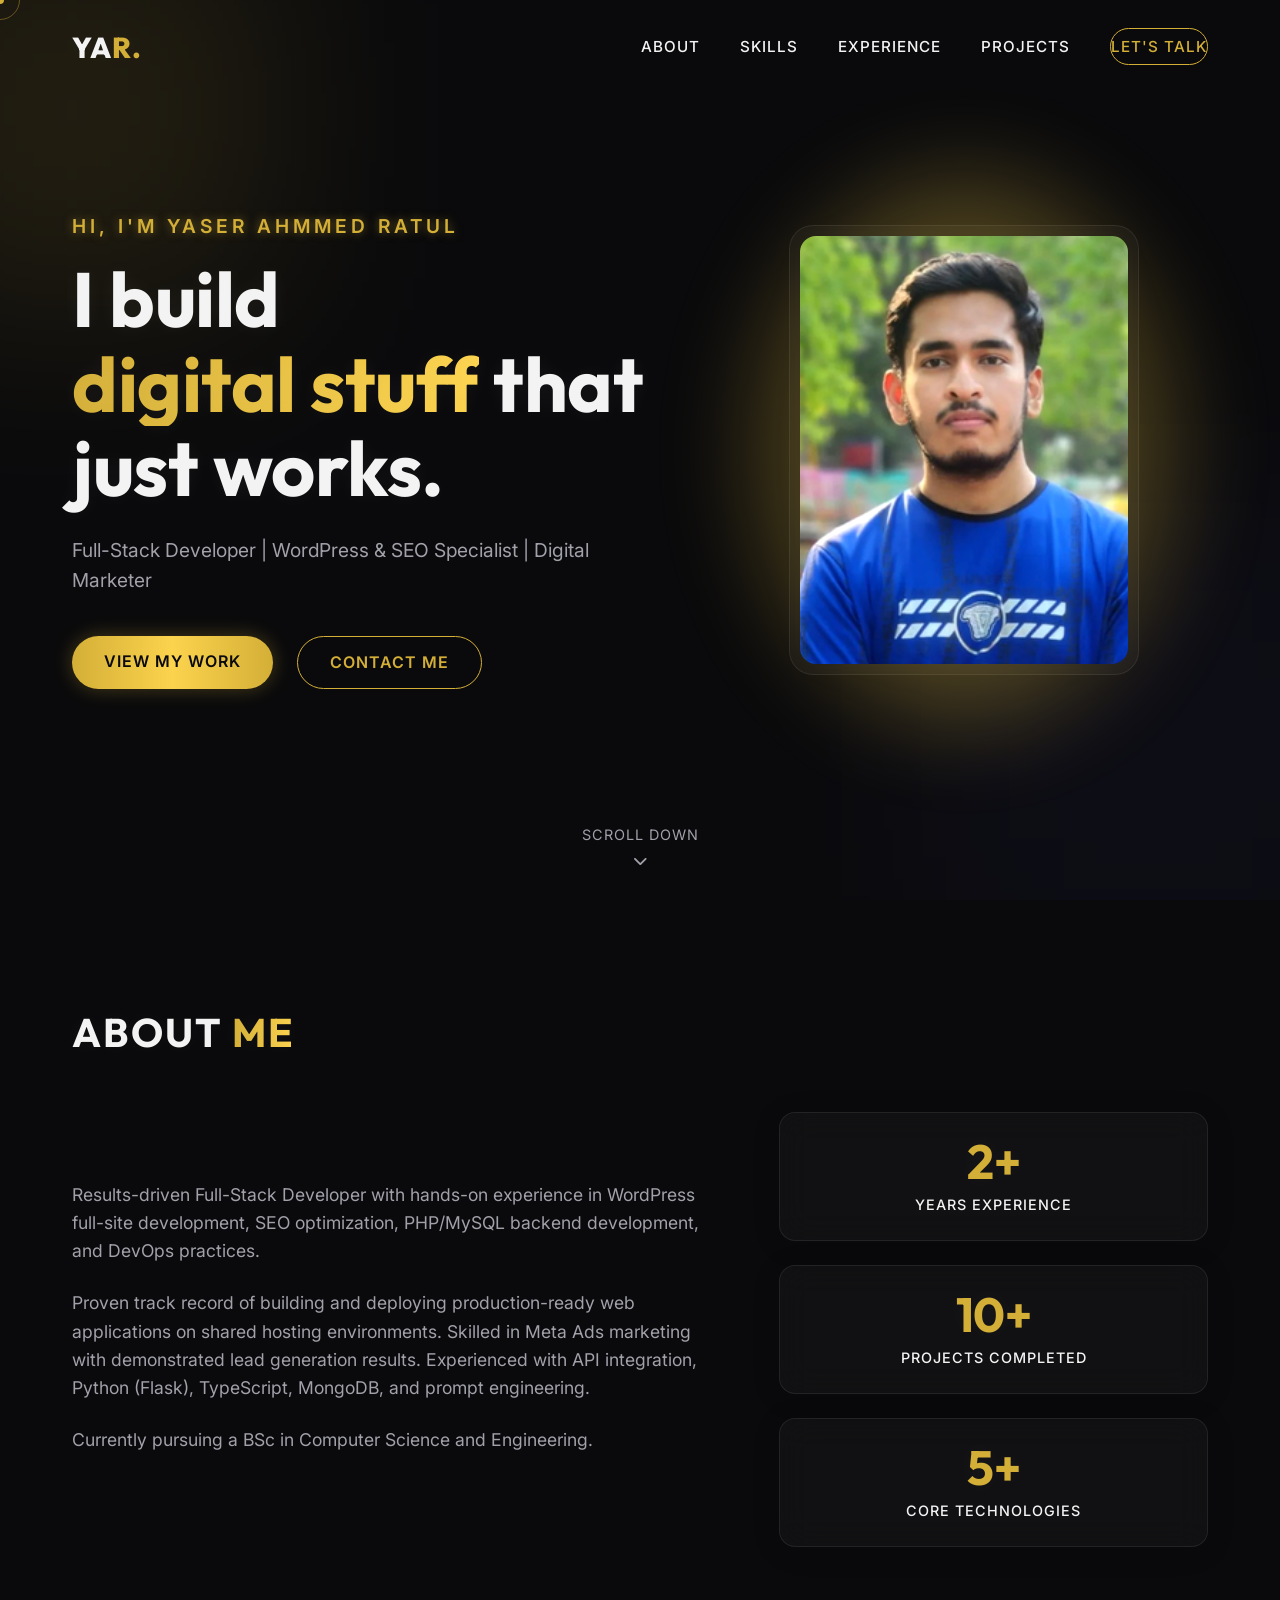
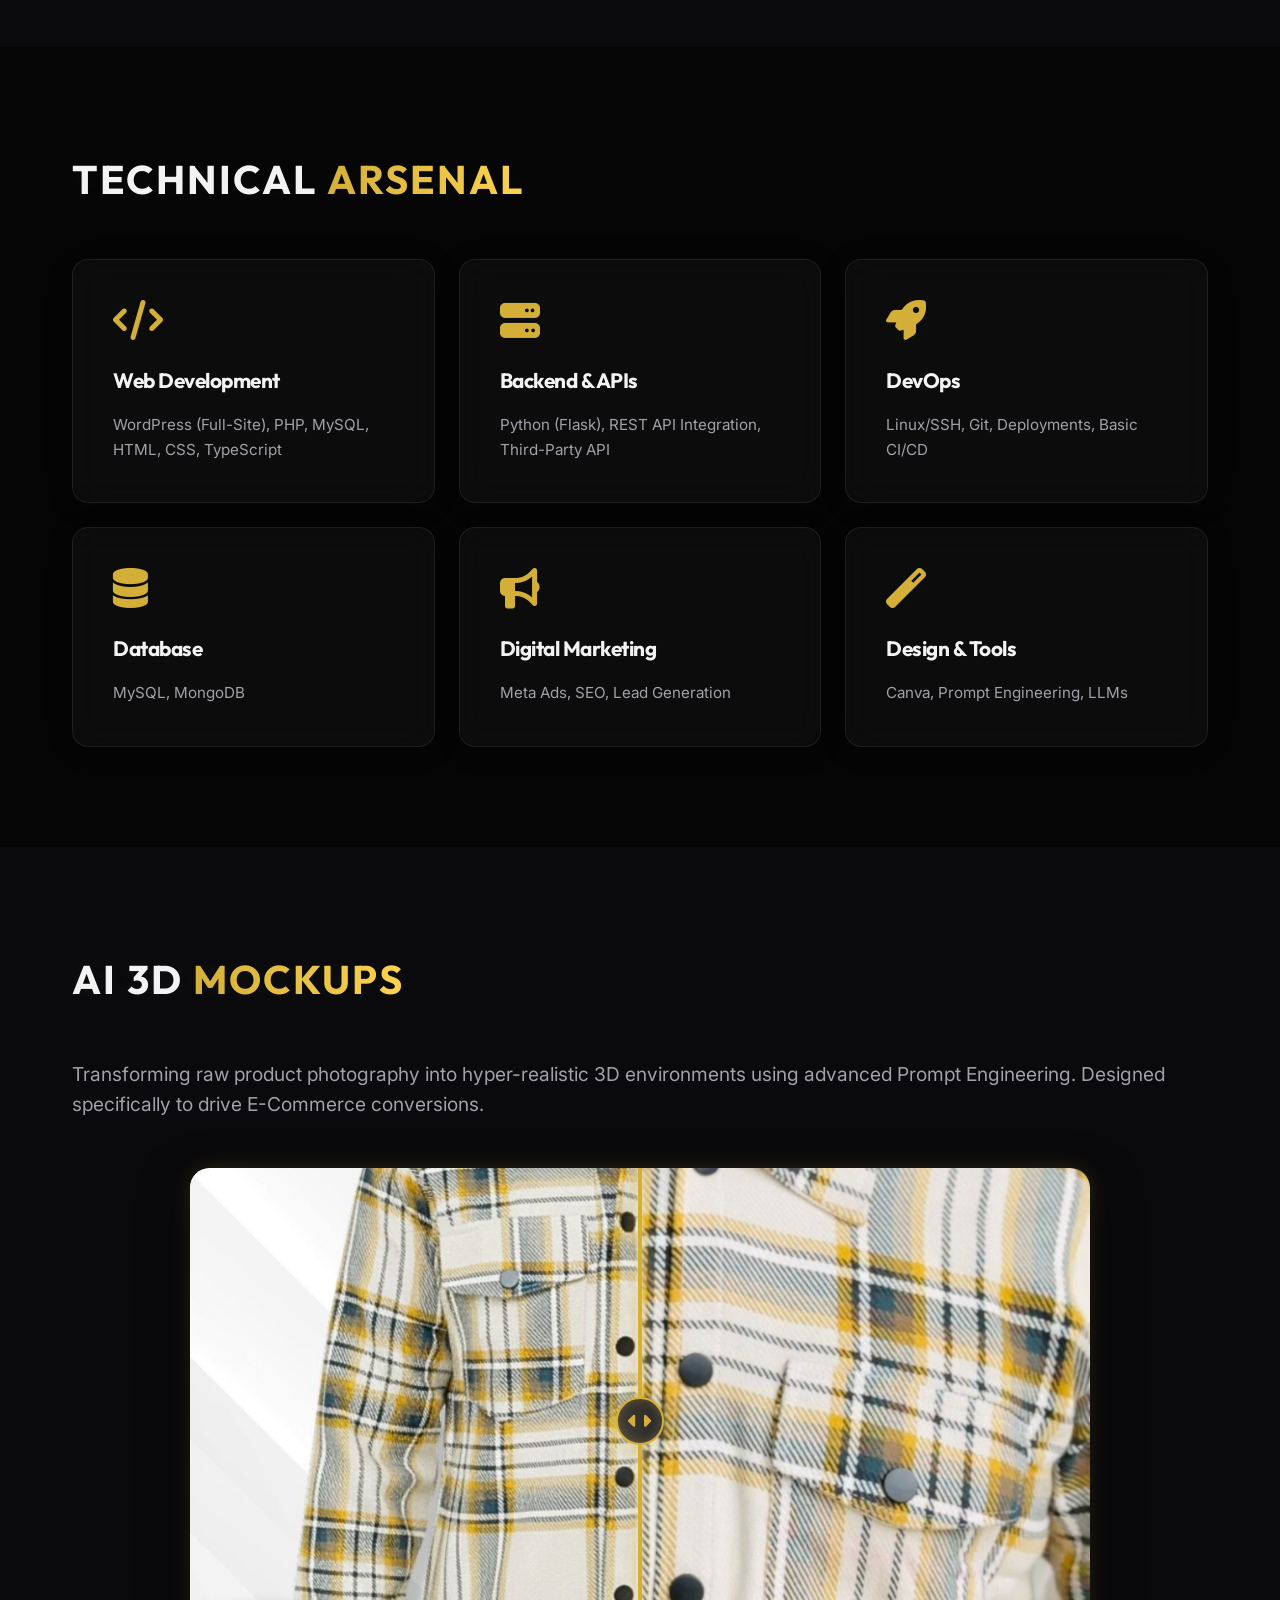
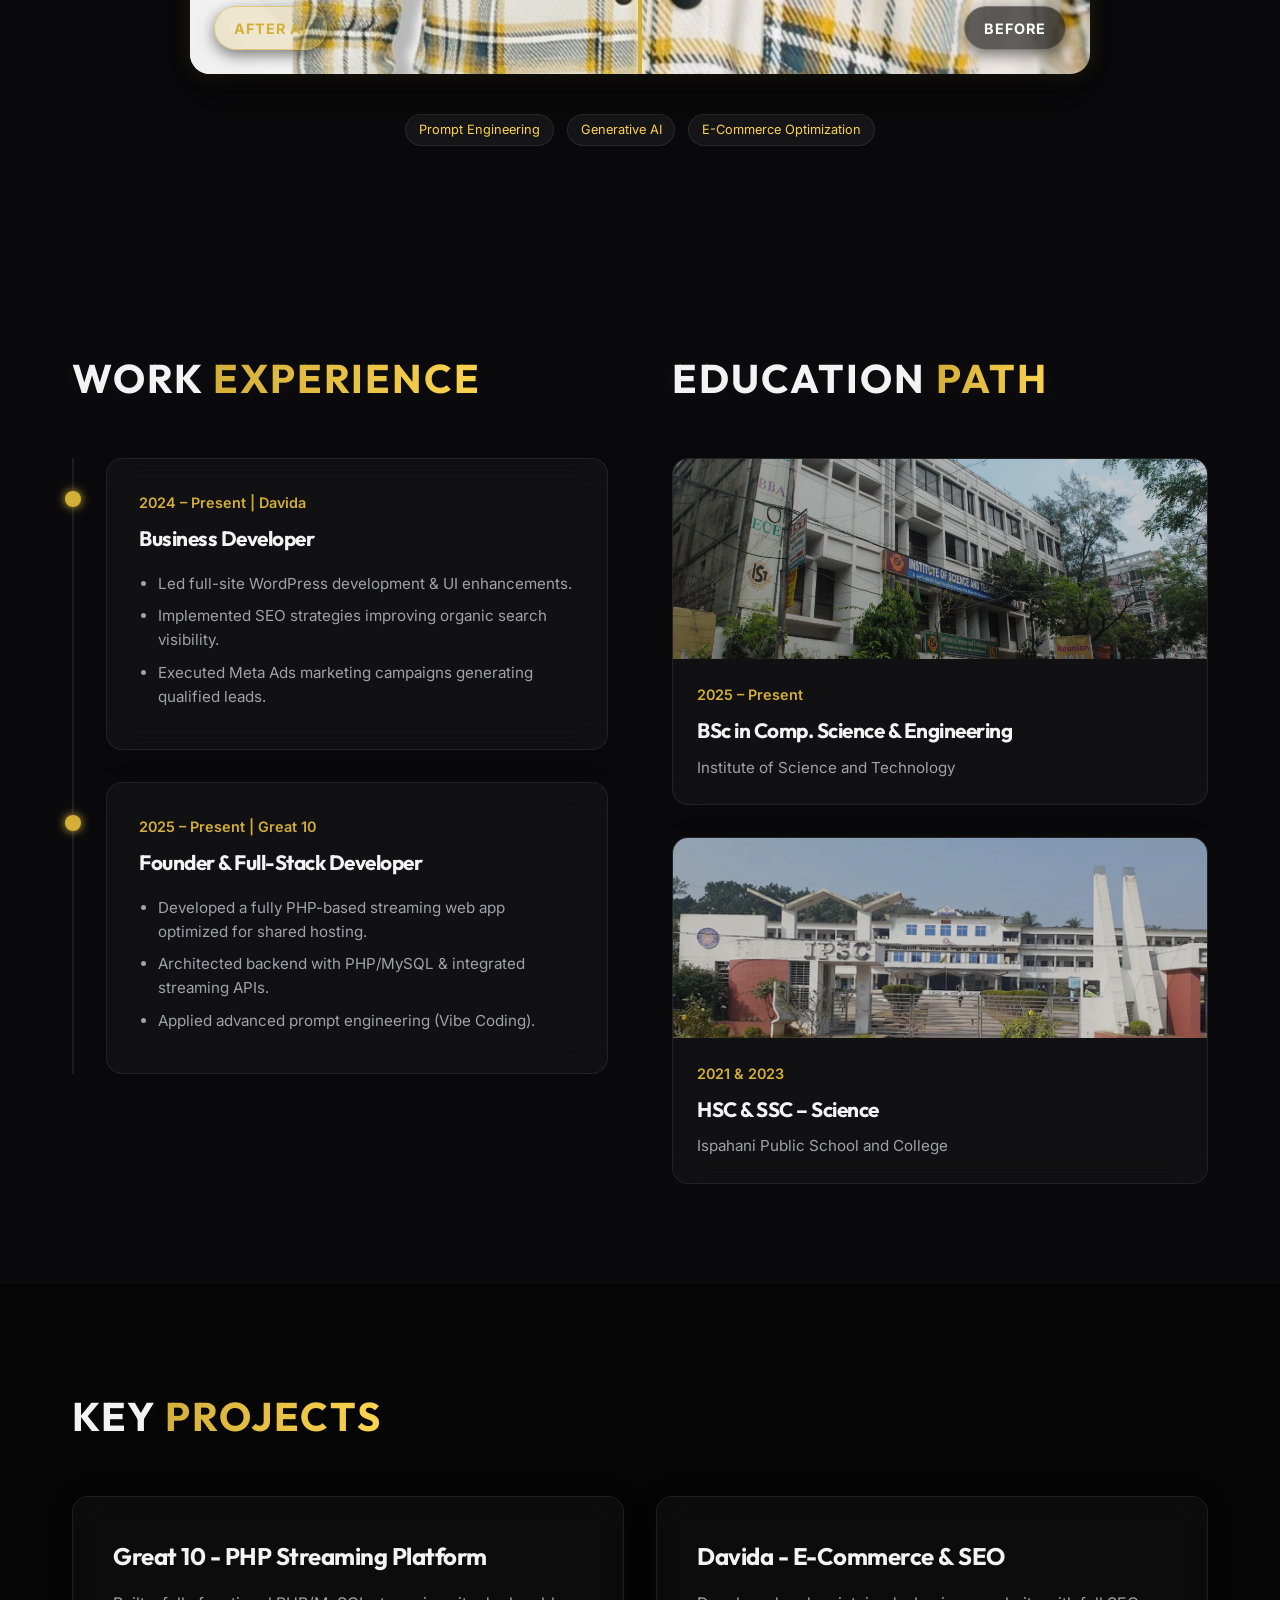
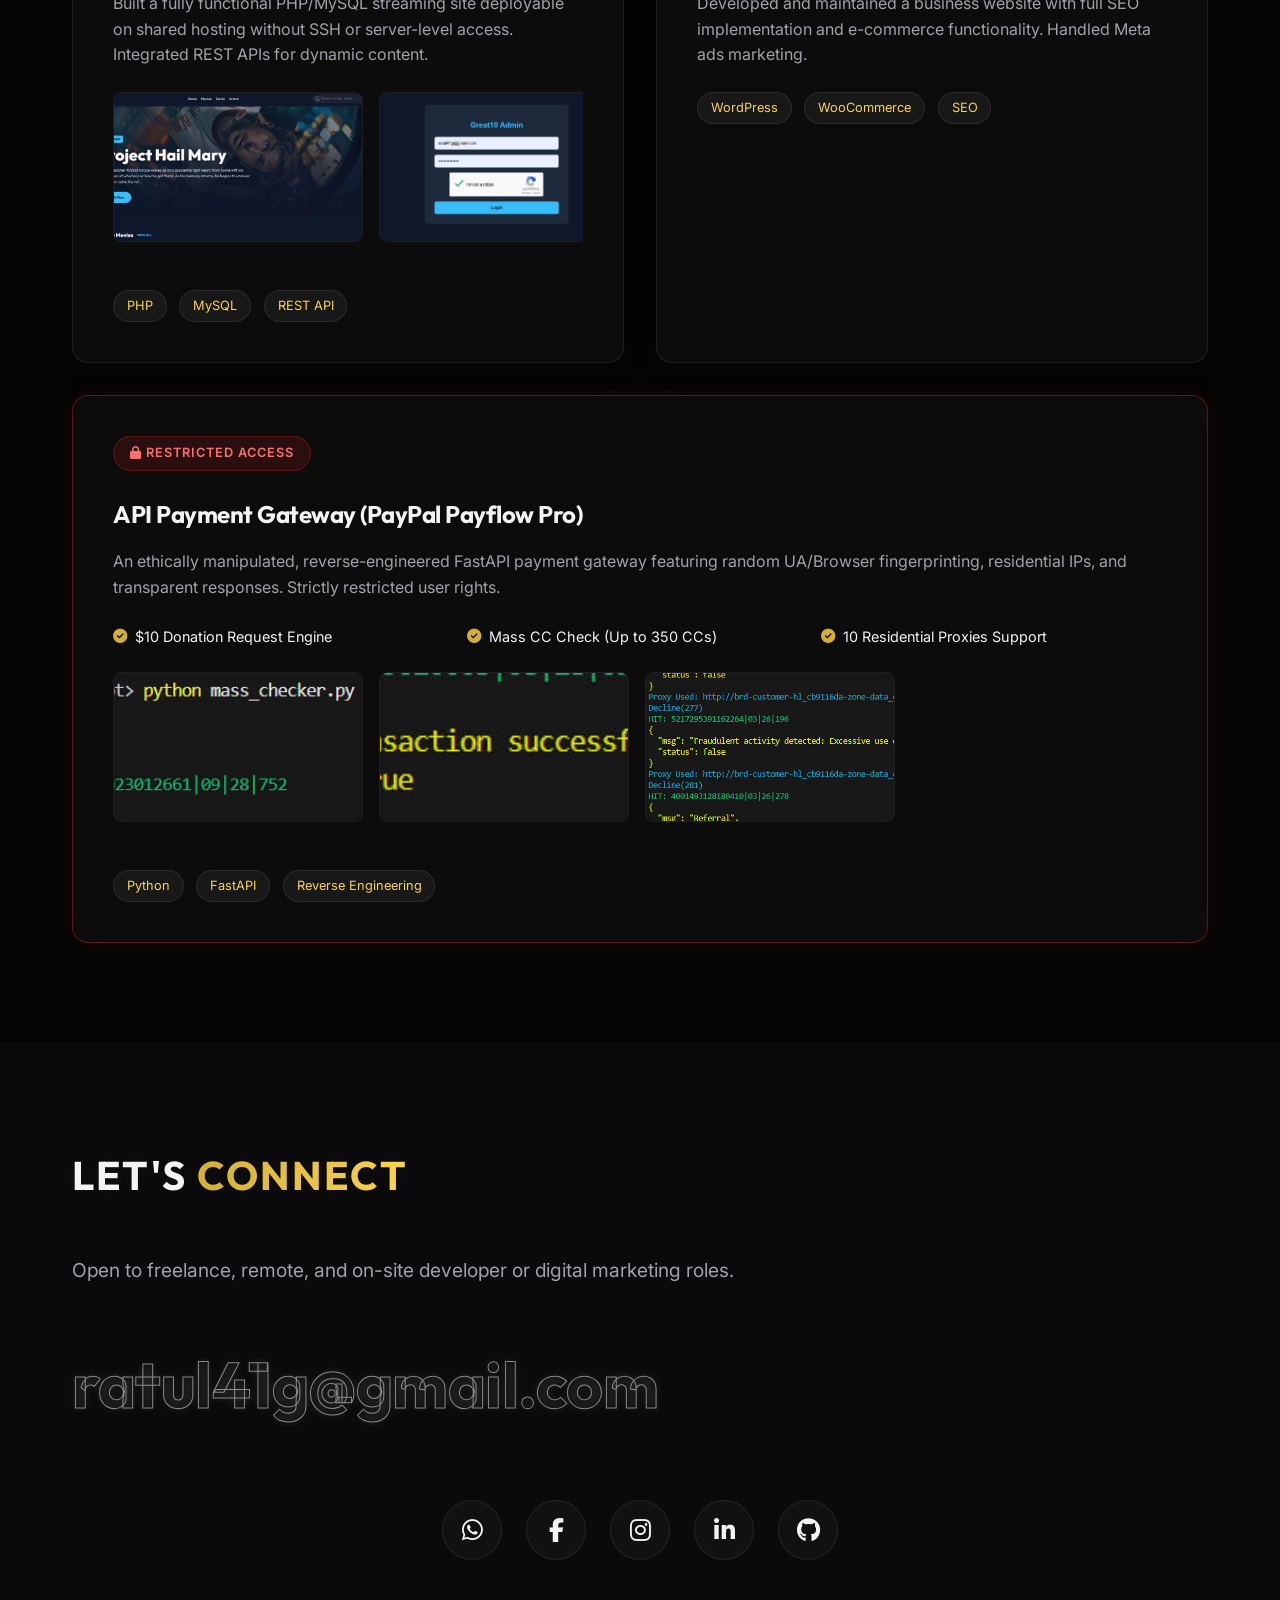
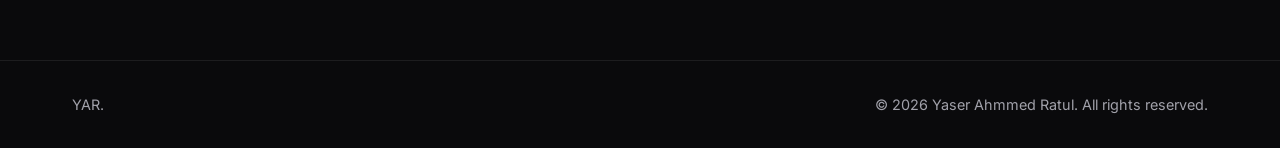
<file: index.html>
<!DOCTYPE html>
<html lang="en">

<head>
    <meta charset="UTF-8">
    <meta name="viewport" content="width=device-width, initial-scale=1.0">
    <title>Yaser Ahmmed Ratul | Full-Stack Developer & SEO Specialist</title>

    <!-- SEO & Metadata -->
    <meta name="description"
        content="Portfolio of Yaser Ahmmed Ratul, a Full-Stack Developer, WordPress Expert, and SEO Specialist from Bangladesh. View my projects, skills, and experience.">
    <meta name="keywords"
        content="Yaser Ahmmed Ratul, Full-Stack Developer, WordPress Specialist, SEO Specialist, Digital Marketer, Bangladesh, PHP">
    <meta name="author" content="Yaser Ahmmed Ratul">
    <meta name="robots" content="index, follow, max-image-preview:large, max-snippet:-1, max-video-preview:-1">

    <!-- GEO & AEO Settings -->
    <meta name="geo.region" content="BD-C" />
    <meta name="geo.placename" content="Cumilla" />
    <meta name="geo.position" content="23.4682;91.1790" />
    <meta name="ICBM" content="23.4682, 91.1790" />

    <!-- Open Graph / Meta -->
    <meta property="og:type" content="website">
    <meta property="og:url" content="https://yaratul.com/">
    <meta property="og:title" content="Yaser Ahmmed Ratul | Full-Stack Developer">
    <meta property="og:description"
        content="Portfolio of Yaser Ahmmed Ratul, a Full-Stack Developer, WordPress Expert, and SEO Specialist from Bangladesh.">
    <meta property="og:image" content="https://yaratul.com/media/my image/soloyokonu.png">

    <!-- Twitter -->
    <meta name="twitter:card" content="summary_large_image">
    <meta name="twitter:url" content="https://yaratul.com/">
    <meta name="twitter:title" content="Yaser Ahmmed Ratul | Full-Stack Developer">
    <meta name="twitter:description"
        content="Portfolio of Yaser Ahmmed Ratul, a Full-Stack Developer, WordPress Expert, and SEO Specialist from Bangladesh.">
    <meta name="twitter:image" content="https://yaratul.com/media/my image/soloyokonu.png">

    <!-- Google Search Console -->
    <meta name="google-site-verification" content="tFfBGvpHfmE4VrG6FOcu9YfHw10dLRAMme4nJs7y-UA" />

    <!-- Dynamic Favicon (SVG Emoji) -->
    <link rel="icon"
        href="data:image/svg+xml,<svg xmlns=%22http://www.w3.org/2000/svg%22 viewBox=%220 0 100 100%22><text y=%22.9em%22 font-size=%2290%22>👨‍💻</text></svg>">

    <!-- Google tag (gtag.js) GA4 -->
    <script async src="https://www.googletagmanager.com/gtag/js?id=G-6D3JZYC4LP"></script>
    <script>
        window.dataLayer = window.dataLayer || [];
        function gtag() { dataLayer.push(arguments); }
        gtag('js', new Date());
        gtag('config', 'G-6D3JZYC4LP');
    </script>

    <!-- JSON-LD Schema (AEO/SEO) -->
    <script type="application/ld+json">
    {
      "@context": "https://schema.org",
      "@type": "Person",
      "name": "Yaser Ahmmed Ratul",
      "url": "https://yaratul.com/",
      "image": "https://yaratul.com/media/my image/soloyokonu.png",
      "jobTitle": "Full-Stack Developer & SEO Specialist",
      "address": {
        "@type": "PostalAddress",
        "addressLocality": "Cumilla",
        "addressCountry": "BD"
      },
      "sameAs": [
        "https://github.com/yaratul2005"
      ],
      "knowsAbout": ["Full-Stack Development", "WordPress", "SEO", "Digital Marketing", "Python", "PHP"]
    }
    </script>

    <!-- Fonts -->
    <link rel="preconnect" href="https://fonts.googleapis.com">
    <link rel="preconnect" href="https://fonts.gstatic.com" crossorigin>
    <link
        href="https://fonts.googleapis.com/css2?family=Inter:wght@300;400;500;600&family=Outfit:wght@300;400;600;700;800&display=swap"
        rel="stylesheet">
    <!-- Font Awesome -->
    <link rel="stylesheet" href="https://cdnjs.cloudflare.com/ajax/libs/font-awesome/6.4.0/css/all.min.css">
    <!-- CSS -->
    <link rel="stylesheet" href="styles.css">
</head>

<body>
    <!-- Custom Cursor -->
    <div class="cursor"></div>
    <div class="cursor-follower"></div>

    <!-- Navigation -->
    <nav class="navbar">
        <div class="nav-container">
            <a href="#home" class="logo">YA<span>R.</span></a>
            <ul class="nav-links">
                <li><a href="#about">About</a></li>
                <li><a href="#skills">Skills</a></li>
                <li><a href="#experience">Experience</a></li>
                <li><a href="#projects">Projects</a></li>
                <li><a href="#contact" class="btn-outline">Let's Talk</a></li>
            </ul>
            <div class="hamburger">
                <i class="fas fa-bars"></i>
            </div>
        </div>
    </nav>

    <!-- Main Content -->
    <main>
        <!-- Hero Section -->
        <section id="home" class="hero">
            <div class="hero-bg-blobs">
                <div class="blob blob-1"></div>
                <div class="blob blob-2"></div>
            </div>
            <div class="hero-content container has-image">
                <div class="hero-text-area">
                    <p class="subtitle fade-up">Hi, I'm Yaser Ahmmed Ratul</p>
                    <h1 class="fade-up delay-1">I build <span class="text-gradient">digital stuff</span> that <br />just
                        works.</h1>
                    <p class="description fade-up delay-2">Full-Stack Developer | WordPress & SEO Specialist | Digital
                        Marketer</p>
                    <div class="hero-actions fade-up delay-3">
                        <a href="#projects" class="btn-primary">View My Work</a>
                        <a href="mailto:ratul41g@gmail.com" class="btn-secondary">Contact Me</a>
                    </div>
                </div>
                <div class="hero-image-area fade-up delay-2">
                    <div class="image-frame glassmorphism">
                        <img src="media/my image/soloyokonu.png" alt="Yaser Ahmmed Ratul" class="profile-img">
                        <div class="image-glow"></div>
                    </div>
                </div>
            </div>
            <div class="scroll-indicator">
                <span>Scroll Down</span>
                <i class="fas fa-chevron-down"></i>
            </div>
        </section>

        <!-- About Section -->
        <section id="about" class="about section-padding">
            <div class="container">
                <h2 class="section-title slide-in-left">About <span class="text-gradient">Me</span></h2>
                <div class="about-grid">
                    <div class="about-text slide-in-left delay-1">
                        <p>Results-driven Full-Stack Developer with hands-on experience in WordPress full-site
                            development, SEO optimization, PHP/MySQL backend development, and DevOps practices.</p>
                        <p>Proven track record of building and deploying production-ready web applications on shared
                            hosting environments. Skilled in Meta Ads marketing with demonstrated lead generation
                            results. Experienced with API integration, Python (Flask), TypeScript, MongoDB, and prompt
                            engineering.</p>
                        <p>Currently pursuing a BSc in Computer Science and Engineering.</p>
                    </div>
                    <div class="about-stats slide-in-right delay-1">
                        <div class="stat-card glassmorphism">
                            <h3>2+</h3>
                            <p>Years Experience</p>
                        </div>
                        <div class="stat-card glassmorphism">
                            <h3>10+</h3>
                            <p>Projects Completed</p>
                        </div>
                        <div class="stat-card glassmorphism">
                            <h3>5+</h3>
                            <p>Core Technologies</p>
                        </div>
                    </div>
                </div>
            </div>
        </section>

        <!-- Skills Section -->
        <section id="skills" class="skills section-padding bg-darker">
            <div class="container">
                <h2 class="section-title slide-in-bottom">Technical <span class="text-gradient">Arsenal</span></h2>
                <div class="bento-grid">
                    <div class="bento-box glassmorphism scale-in">
                        <i class="fas fa-code bento-icon"></i>
                        <h3>Web Development</h3>
                        <p>WordPress (Full-Site), PHP, MySQL, HTML, CSS, TypeScript</p>
                    </div>
                    <div class="bento-box glassmorphism scale-in delay-1">
                        <i class="fas fa-server bento-icon"></i>
                        <h3>Backend & APIs</h3>
                        <p>Python (Flask), REST API Integration, Third-Party API</p>
                    </div>
                    <div class="bento-box glassmorphism scale-in delay-2">
                        <i class="fas fa-rocket bento-icon"></i>
                        <h3>DevOps</h3>
                        <p>Linux/SSH, Git, Deployments, Basic CI/CD</p>
                    </div>
                    <div class="bento-box glassmorphism scale-in delay-1">
                        <i class="fas fa-database bento-icon"></i>
                        <h3>Database</h3>
                        <p>MySQL, MongoDB</p>
                    </div>
                    <div class="bento-box glassmorphism scale-in delay-2">
                        <i class="fas fa-bullhorn bento-icon"></i>
                        <h3>Digital Marketing</h3>
                        <p>Meta Ads, SEO, Lead Generation</p>
                    </div>
                    <div class="bento-box glassmorphism scale-in delay-3">
                        <i class="fas fa-magic bento-icon"></i>
                        <h3>Design & Tools</h3>
                        <p>Canva, Prompt Engineering, LLMs</p>
                    </div>
                </div>
            </div>
        </section>

        <!-- AI 3D Mockup Skill Section -->
        <section id="ai-mockup" class="ai-mockup section-padding">
            <div class="container text-center">
                <h2 class="section-title slide-in-bottom">AI 3D <span class="text-gradient">Mockups</span></h2>
                <p class="contact-subtitle fade-up delay-1" style="margin-bottom: 3rem;">Transforming raw product
                    photography into hyper-realistic 3D environments using advanced Prompt Engineering. Designed
                    specifically to drive E-Commerce conversions.</p>

                <div class="before-after-container fade-up delay-2">
                    <div class="img-wrapper before-wrapper">
                        <img src="media/update/yukkk.jpg" alt="Before: Raw Product Photo" class="ba-img">
                        <span class="ba-label label-before">Before</span>
                    </div>
                    <div class="img-wrapper after-wrapper">
                        <img src="media/update/mncvvv.jpg" alt="After: 3D AI Mockup" class="ba-img">
                        <span class="ba-label label-after">After AI</span>
                    </div>
                    <input type="range" min="0" max="100" value="50" class="ba-slider" id="baSlider"
                        aria-label="Image comparison slider">

                    <div class="slider-line" aria-hidden="true">
                        <div class="slider-handle">
                            <i class="fas fa-caret-left"></i>
                            <i class="fas fa-caret-right"></i>
                        </div>
                    </div>
                </div>

                <div class="project-tech fade-up delay-3" style="justify-content: center; margin-top: 2.5rem;">
                    <span>Prompt Engineering</span>
                    <span>Generative AI</span>
                    <span>E-Commerce Optimization</span>
                </div>
            </div>
        </section>

        <!-- Experience & Education -->
        <section id="experience" class="timeline-section section-padding">
            <div class="container">
                <div class="timeline-wrapper">
                    <div class="timeline-column slide-in-left">
                        <h2 class="section-title">Work <span class="text-gradient">Experience</span></h2>
                        <div class="timeline">
                            <div class="timeline-item glassmorphism">
                                <div class="timeline-dot"></div>
                                <div class="timeline-date">2024 – Present | Davida</div>
                                <h3>Business Developer</h3>
                                <ul>
                                    <li>Led full-site WordPress development & UI enhancements.</li>
                                    <li>Implemented SEO strategies improving organic search visibility.</li>
                                    <li>Executed Meta Ads marketing campaigns generating qualified leads.</li>
                                </ul>
                            </div>
                            <div class="timeline-item glassmorphism">
                                <div class="timeline-dot"></div>
                                <div class="timeline-date">2025 – Present | Great 10</div>
                                <h3>Founder & Full-Stack Developer</h3>
                                <ul>
                                    <li>Developed a fully PHP-based streaming web app optimized for shared hosting.</li>
                                    <li>Architected backend with PHP/MySQL & integrated streaming APIs.</li>
                                    <li>Applied advanced prompt engineering (Vibe Coding).</li>
                                </ul>
                            </div>
                        </div>
                    </div>

                    <div class="timeline-column slide-in-right">
                        <h2 class="section-title">Education <span class="text-gradient">Path</span></h2>
                        <div class="edu-visual-list">
                            <div class="edu-card glassmorphism">
                                <div class="edu-img-wrapper">
                                    <img src="media/university/hwuy.jpg" alt="University" class="edu-img">
                                </div>
                                <div class="edu-content">
                                    <div class="timeline-date">2025 – Present</div>
                                    <h3>BSc in Comp. Science & Engineering</h3>
                                    <p>Institute of Science and Technology</p>
                                </div>
                            </div>
                            <div class="edu-card glassmorphism">
                                <div class="edu-img-wrapper">
                                    <img src="media/school/wjdwiuehd.webp" alt="School" class="edu-img">
                                </div>
                                <div class="edu-content">
                                    <div class="timeline-date">2021 & 2023</div>
                                    <h3>HSC & SSC – Science</h3>
                                    <p>Ispahani Public School and College</p>
                                </div>
                            </div>
                        </div>
                    </div>
                </div>
            </div>
        </section>

        <!-- Projects Section -->
        <section id="projects" class="projects section-padding bg-darker">
            <div class="container">
                <h2 class="section-title slide-in-bottom">Key <span class="text-gradient">Projects</span></h2>
                <div class="projects-grid">
                    <div class="project-card glassmorphism scale-in">
                        <div class="project-content">
                            <h3>Great 10 - PHP Streaming Platform</h3>
                            <p>Built a fully functional PHP/MySQL streaming site deployable on shared hosting without
                                SSH or server-level access. Integrated REST APIs for dynamic content.</p>

                            <div class="project-gallery">
                                <img src="project/great10/dwhfeiufh.png" alt="Great 10 UI" class="term-img">
                                <img src="project/great10/wjhewiueh.png" alt="Great 10 Dashboard" class="term-img">
                                <img src="project/great10/jfhiuwehfh.png" alt="Great 10 Player" class="term-img">
                            </div>

                            <div class="project-tech">
                                <span>PHP</span>
                                <span>MySQL</span>
                                <span>REST API</span>
                            </div>
                        </div>
                        <div class="project-overlay">
                            <a href="#" class="project-link"><i class="fas fa-external-link-alt"></i></a>
                        </div>
                    </div>
                    <div class="project-card glassmorphism scale-in delay-1">
                        <div class="project-content">
                            <h3>Davida - E-Commerce & SEO</h3>
                            <p>Developed and maintained a business website with full SEO implementation and e-commerce
                                functionality. Handled Meta ads marketing.</p>
                            <div class="project-tech">
                                <span>WordPress</span>
                                <span>WooCommerce</span>
                                <span>SEO</span>
                            </div>
                        </div>
                        <div class="project-overlay">
                            <a href="#" class="project-link"><i class="fas fa-external-link-alt"></i></a>
                        </div>
                    </div>

                    <!-- Restricted Project -->
                    <div class="project-card glassmorphism scale-in delay-2 restricted-card">
                        <div class="project-content">
                            <div class="restricted-badge"><i class="fas fa-lock"></i> Restricted Access</div>
                            <h3>API Payment Gateway (PayPal Payflow Pro)</h3>
                            <p>An ethically manipulated, reverse-engineered FastAPI payment gateway featuring random
                                UA/Browser fingerprinting, residential IPs, and transparent responses. Strictly
                                restricted user rights.</p>
                            <ul class="project-features">
                                <li><i class="fas fa-check-circle"></i> $10 Donation Request Engine</li>
                                <li><i class="fas fa-check-circle"></i> Mass CC Check (Up to 350 CCs)</li>
                                <li><i class="fas fa-check-circle"></i> 10 Residential Proxies Support</li>
                            </ul>

                            <div class="project-gallery">
                                <img src="project/img/photo_2026-03-10_13-16-42.jpg" alt="Terminal Screenshot 1"
                                    class="term-img">
                                <img src="project/img/photo_2026-03-10_22-10-51.jpg" alt="Terminal Screenshot 2"
                                    class="term-img">
                                <img src="project/img/photo_2026-03-13_17-19-16.jpg" alt="Terminal Screenshot 3"
                                    class="term-img">
                            </div>

                            <div class="project-tech">
                                <span>Python</span>
                                <span>FastAPI</span>
                                <span>Reverse Engineering</span>
                            </div>
                        </div>
                        <div class="project-overlay restricted-overlay">
                            <span class="project-link restricted-link"><i class="fas fa-eye-slash"></i></span>
                        </div>
                    </div>
                </div>
            </div>
        </section>

        <!-- Contact Section -->
        <section id="contact" class="contact section-padding">
            <div class="container text-center">
                <h2 class="section-title slide-in-bottom">Let's <span class="text-gradient">Connect</span></h2>
                <p class="contact-subtitle fade-up delay-1">Open to freelance, remote, and on-site developer or digital
                    marketing roles.</p>

                <a href="mailto:ratul41g@gmail.com" class="mega-link fade-up delay-2"
                    data-text="ratul41g@gmail.com">ratul41g@gmail.com</a>

                <div class="social-links fade-up delay-3">
                    <a href="https://wa.me/8801722081109" target="_blank" class="social-icon whatsapp"
                        aria-label="WhatsApp"><i class="fab fa-whatsapp"></i></a>
                    <a href="https://www.facebook.com/yaratul2004/" target="_blank" class="social-icon facebook"
                        aria-label="Facebook"><i class="fab fa-facebook-f"></i></a>
                    <a href="https://www.instagram.com/i.m.ratul/" target="_blank" class="social-icon instagram"
                        aria-label="Instagram"><i class="fab fa-instagram"></i></a>
                    <a href="https://www.linkedin.com/in/yaratul2004/" target="_blank" class="social-icon linkedin"
                        aria-label="LinkedIn"><i class="fab fa-linkedin-in"></i></a>
                    <a href="https://github.com/yaratul2005" target="_blank" class="social-icon github"
                        aria-label="GitHub"><i class="fab fa-github"></i></a>
                </div>
            </div>
        </section>
    </main>

    <!-- Image Modal Lightbox -->
    <div id="imageModal" class="modal">
        <span class="modal-close">&times;</span>
        <img class="modal-content" id="modalImg" alt="Enlarged View">
    </div>

    <!-- Footer -->
    <footer>
        <div class="container footer-content">
            <div class="footer-logo">YA<span>R.</span></div>
            <p>&copy; 2026 Yaser Ahmmed Ratul. All rights reserved.</p>
        </div>
    </footer>

    <!-- Scripts -->
    <script src="script.js"></script>
</body>

</html>
</file>
<file: styles.css>
/* =========================================
   CSS Variables & Configuration
   ========================================= */
:root {
    --bg-main: #0a0a0c;
    --bg-darker: #050505;
    --text-main: #f3f3f3;
    --text-muted: #a1a1aa;
    --accent-primary: #d4af37;
    /* Luxury Gold */
    --accent-secondary: #fcd34d;
    --gradient-glow: linear-gradient(90deg, #d4af37, #fcd34d, #d4af37);
    --glass-bg: rgba(255, 255, 255, 0.03);
    --glass-border: rgba(255, 255, 255, 0.08);
    --transition-fast: 0.3s cubic-bezier(0.4, 0, 0.2, 1);
    --transition-slow: 0.6s cubic-bezier(0.16, 1, 0.3, 1);
    --font-heading: 'Outfit', sans-serif;
    --font-body: 'Inter', sans-serif;
}

/* =========================================
   Reset & Base Styles
   ========================================= */
* {
    margin: 0;
    padding: 0;
    box-sizing: border-box;
    cursor: none;
    /* Custom cursor used */
}

html {
    scroll-behavior: smooth;
    overflow-x: hidden;
}

body {
    background-color: var(--bg-main);
    color: var(--text-main);
    font-family: var(--font-body);
    line-height: 1.6;
    overflow-x: hidden;
    -webkit-font-smoothing: antialiased;
    text-rendering: optimizeLegibility;
}

h1,
h2,
h3,
h4,
.logo,
.mega-link {
    font-family: var(--font-heading);
    font-weight: 700;
    letter-spacing: -0.5px;
    text-shadow: 0 0 20px rgba(255, 255, 255, 0.05);
}

a {
    color: inherit;
    text-decoration: none;
}

ul {
    list-style: none;
}

.container {
    max-width: 1200px;
    margin: 0 auto;
    padding: 0 2rem;
}

.section-padding {
    padding: 100px 0;
}

.bg-darker {
    background-color: var(--bg-darker);
}

.text-gradient {
    background: var(--gradient-glow);
    background-clip: text;
    -webkit-background-clip: text;
    -webkit-text-fill-color: transparent;
    background-size: 200% auto;
    animation: gradientShine 3s linear infinite, glowPulse 2s ease-in-out infinite alternate;
    position: relative;
    display: inline-block;
}

@keyframes gradientShine {
    to {
        background-position: 200% center;
    }
}

@keyframes glowPulse {
    0% {
        filter: drop-shadow(0 0 10px rgba(212, 175, 55, 0.3));
    }

    100% {
        filter: drop-shadow(0 0 25px rgba(212, 175, 55, 0.8));
    }
}

/* =========================================
   Custom Cursor
   ========================================= */
.cursor {
    width: 8px;
    height: 8px;
    background: var(--accent-primary);
    border-radius: 50%;
    position: fixed;
    top: 0;
    left: 0;
    pointer-events: none;
    z-index: 9999;
    transform: translate(-50%, -50%);
    transition: transform 0.1s;
}

.cursor-follower {
    width: 40px;
    height: 40px;
    border: 1px solid rgba(212, 175, 55, 0.4);
    border-radius: 50%;
    position: fixed;
    top: 0;
    left: 0;
    pointer-events: none;
    z-index: 9998;
    transform: translate(-50%, -50%);
    transition: transform 0.3s ease-out, width 0.3s, height 0.3s, background 0.3s;
}

.cursor-hover {
    transform: translate(-50%, -50%) scale(1.5);
    background: rgba(212, 175, 55, 0.1);
    border-color: transparent;
}

@media (max-width: 768px) {

    .cursor,
    .cursor-follower {
        display: none;
    }

    * {
        cursor: auto;
    }
}

/* =========================================
   Glassmorphism Utility
   ========================================= */
.glassmorphism {
    background: var(--glass-bg);
    backdrop-filter: blur(16px);
    -webkit-backdrop-filter: blur(16px);
    border: 1px solid var(--glass-border);
    border-radius: 16px;
    box-shadow: 0 4px 30px rgba(0, 0, 0, 0.1);
    transition: var(--transition-fast);
}

.glassmorphism:hover {
    border-color: rgba(212, 175, 55, 0.3);
    transform: translateY(-5px);
    box-shadow: 0 10px 40px rgba(212, 175, 55, 0.1);
}

/* =========================================
   Navigation
   ========================================= */
.navbar {
    position: fixed;
    top: 0;
    width: 100%;
    z-index: 1000;
    padding: 1.5rem 0;
    transition: var(--transition-fast);
}

.navbar.scrolled {
    padding: 1rem 0;
    background: rgba(10, 10, 12, 0.8);
    backdrop-filter: blur(20px);
    border-bottom: 1px solid var(--glass-border);
}

.nav-container {
    display: flex;
    justify-content: space-between;
    align-items: center;
    max-width: 1200px;
    margin: 0 auto;
    padding: 0 2rem;
}

.logo {
    font-size: 1.8rem;
    font-weight: 800;
    letter-spacing: 1px;
}

.logo span {
    color: var(--accent-primary);
}

.nav-links {
    display: flex;
    align-items: center;
    gap: 2.5rem;
}

.nav-links a {
    font-size: 0.95rem;
    font-weight: 500;
    text-transform: uppercase;
    letter-spacing: 1px;
    position: relative;
    padding: 0.5rem 0;
    transition: var(--transition-fast);
}

.nav-links a:not(.btn-outline)::after {
    content: '';
    position: absolute;
    bottom: 0;
    left: 0;
    width: 0;
    height: 2px;
    background: var(--accent-primary);
    transition: var(--transition-fast);
}

.nav-links a:not(.btn-outline):hover::after {
    width: 100%;
}

.btn-outline {
    border: 1px solid var(--accent-primary);
    padding: 0.6rem 1.5rem;
    border-radius: 30px;
    color: var(--accent-primary);
}

.btn-outline:hover {
    background: var(--accent-primary);
    color: var(--bg-main);
}

.hamburger {
    display: none;
    font-size: 1.5rem;
}

/* =========================================
   Buttons
   ========================================= */
.btn-primary,
.btn-secondary {
    display: inline-block;
    padding: 0.8rem 2rem;
    border-radius: 30px;
    font-weight: 600;
    font-size: 1rem;
    text-transform: uppercase;
    letter-spacing: 1px;
    transition: var(--transition-fast);
}

.btn-primary {
    background: var(--gradient-glow);
    color: var(--bg-main);
    box-shadow: 0 0 20px rgba(212, 175, 55, 0.3);
}

.btn-primary:hover {
    transform: translateY(-3px) scale(1.02);
    box-shadow: 0 10px 30px rgba(212, 175, 55, 0.5);
}

.btn-secondary {
    background: transparent;
    border: 1px solid var(--accent-primary);
    color: var(--accent-primary);
}

.btn-secondary:hover {
    background: rgba(212, 175, 55, 0.1);
    transform: translateY(-3px);
}

/* =========================================
   Hero Section
   ========================================= */
.hero {
    min-height: 100vh;
    display: flex;
    align-items: center;
    position: relative;
    overflow: hidden;
}

.hero-bg-blobs {
    position: absolute;
    top: 0;
    left: 0;
    width: 100%;
    height: 100%;
    z-index: -1;
    overflow: hidden;
}

.blob {
    position: absolute;
    filter: blur(100px);
    opacity: 0.4;
    animation: float 10s infinite ease-in-out;
}

.blob-1 {
    width: 400px;
    height: 400px;
    background: rgba(212, 175, 55, 0.3);
    top: -10%;
    left: -10%;
}

.blob-2 {
    width: 500px;
    height: 500px;
    background: rgba(100, 100, 255, 0.1);
    bottom: -10%;
    right: -10%;
    animation-delay: -5s;
}

@keyframes float {

    0%,
    100% {
        transform: translate(0, 0) scale(1);
    }

    50% {
        transform: translate(30px, -30px) scale(1.05);
    }
}

.hero-content {
    position: relative;
    z-index: 1;
    width: 100%;
}

.hero-content.has-image {
    display: grid;
    grid-template-columns: 1.2fr 1fr;
    gap: 4rem;
    align-items: center;
}

.hero-image-area {
    display: flex;
    justify-content: center;
    position: relative;
}

.image-frame {
    position: relative;
    width: 350px;
    height: 450px;
    border-radius: 24px;
    overflow: visible;
    padding: 10px;
    animation: float 6s ease-in-out infinite;
}

.profile-img {
    width: 100%;
    height: 100%;
    object-fit: cover;
    border-radius: 16px;
    position: relative;
    z-index: 2;
    filter: contrast(1.1) saturate(1.1);
}

.image-glow {
    position: absolute;
    top: -10%;
    left: -10%;
    width: 120%;
    height: 120%;
    background: var(--gradient-glow);
    filter: blur(50px);
    opacity: 0.3;
    z-index: 1;
    border-radius: 50%;
    animation: pulseGlow 4s alternate infinite;
}

@keyframes pulseGlow {
    0% {
        opacity: 0.2;
        transform: scale(0.9);
    }

    100% {
        opacity: 0.4;
        transform: scale(1.1);
    }
}

.hero .subtitle {
    font-size: 1.2rem;
    color: var(--accent-primary);
    margin-bottom: 1rem;
    letter-spacing: 4px;
    text-transform: uppercase;
    font-weight: 600;
    text-shadow: 0 0 10px rgba(212, 175, 55, 0.5);
    animation: textBreathe 3s ease-in-out infinite alternate;
}

@keyframes textBreathe {
    0% {
        opacity: 0.8;
        letter-spacing: 4px;
        text-shadow: 0 0 10px rgba(212, 175, 55, 0.5);
    }

    100% {
        opacity: 1;
        letter-spacing: 6px;
        text-shadow: 0 0 25px rgba(212, 175, 55, 1);
    }
}

.hero h1 {
    font-size: clamp(3rem, 6vw, 5.5rem);
    line-height: 1.1;
    margin-bottom: 1.5rem;
}

.hero .description {
    font-size: 1.2rem;
    color: var(--text-muted);
    max-width: 600px;
    margin-bottom: 2.5rem;
}

.hero-actions {
    display: flex;
    gap: 1.5rem;
}

.scroll-indicator {
    position: absolute;
    bottom: 2rem;
    left: 50%;
    transform: translateX(-50%);
    display: flex;
    flex-direction: column;
    align-items: center;
    gap: 0.5rem;
    color: var(--text-muted);
    font-size: 0.9rem;
    letter-spacing: 1px;
    text-transform: uppercase;
    animation: bounce 2s infinite;
}

@keyframes bounce {

    0%,
    20%,
    50%,
    80%,
    100% {
        transform: translateY(0) translateX(-50%);
    }

    40% {
        transform: translateY(-10px) translateX(-50%);
    }

    60% {
        transform: translateY(-5px) translateX(-50%);
    }
}

/* =========================================
   Sections General
   ========================================= */
.section-title {
    font-size: 2.5rem;
    margin-bottom: 3rem;
    text-transform: uppercase;
    letter-spacing: 2px;
    position: relative;
    display: inline-block;
    transition: var(--transition-slow);
}

.section-title:hover {
    letter-spacing: 4px;
    text-shadow: 0 0 25px rgba(212, 175, 55, 0.6);
    color: var(--accent-secondary);
}

/* =========================================
   About Section
   ========================================= */
.about-grid {
    display: grid;
    grid-template-columns: 1.5fr 1fr;
    gap: 4rem;
    align-items: center;
}

.about-text p {
    font-size: 1.1rem;
    color: var(--text-muted);
    margin-bottom: 1.5rem;
}

.about-stats {
    display: flex;
    flex-direction: column;
    gap: 1.5rem;
}

.stat-card {
    padding: 1.5rem;
    text-align: center;
}

.stat-card h3 {
    font-size: 3rem;
    color: var(--accent-primary);
    line-height: 1;
    margin-bottom: 0.5rem;
}

.stat-card p {
    text-transform: uppercase;
    letter-spacing: 1px;
    font-size: 0.9rem;
    font-weight: 500;
}

/* =========================================
   Skills (Bento Grid)
   ========================================= */
.bento-grid {
    display: grid;
    grid-template-columns: repeat(auto-fit, minmax(300px, 1fr));
    gap: 1.5rem;
}

.bento-box {
    padding: 2.5rem;
}

.bento-icon {
    font-size: 2.5rem;
    color: var(--accent-primary);
    margin-bottom: 1.5rem;
}

.bento-box h3 {
    font-size: 1.3rem;
    margin-bottom: 1rem;
}

.bento-box p {
    color: var(--text-muted);
    font-size: 0.95rem;
}

/* =========================================
   Experience Timeline
   ========================================= */
.timeline-wrapper {
    display: grid;
    grid-template-columns: 1fr 1fr;
    gap: 4rem;
}

.timeline {
    position: relative;
    padding-left: 2rem;
    border-left: 2px solid var(--glass-border);
}

.timeline-item {
    position: relative;
    padding: 2rem;
    margin-bottom: 2rem;
}

.timeline-dot {
    position: absolute;
    top: 2rem;
    left: -2.6rem;
    width: 1rem;
    height: 1rem;
    background: var(--accent-primary);
    border-radius: 50%;
    box-shadow: 0 0 10px var(--accent-primary);
}

.timeline-date {
    font-size: 0.9rem;
    color: var(--accent-primary);
    margin-bottom: 0.5rem;
    font-weight: 600;
}

.timeline-item h3 {
    font-size: 1.3rem;
    margin-bottom: 1rem;
}

.timeline-item ul {
    list-style: disc;
    padding-left: 1.2rem;
    color: var(--text-muted);
    font-size: 0.95rem;
}

.timeline-item ul li {
    margin-bottom: 0.5rem;
}

.timeline-item p {
    color: var(--text-muted);
}

/* =========================================
   Education Visual Cards
   ========================================= */
.edu-visual-list {
    display: flex;
    flex-direction: column;
    gap: 2rem;
}

.edu-card {
    overflow: hidden;
    display: flex;
    flex-direction: column;
    transition: var(--transition-fast);
}

.edu-card:hover {
    transform: translateY(-5px) scale(1.02);
    box-shadow: 0 15px 40px rgba(0, 0, 0, 0.5), 0 0 20px rgba(212, 175, 55, 0.2);
    border-color: var(--accent-primary);
}

.edu-img-wrapper {
    width: 100%;
    height: 200px;
    overflow: hidden;
}

.edu-img {
    width: 100%;
    height: 100%;
    object-fit: cover;
    transition: transform 0.6s cubic-bezier(0.16, 1, 0.3, 1);
    filter: brightness(0.8);
}

.edu-card:hover .edu-img {
    transform: scale(1.1);
    filter: brightness(1);
}

.edu-content {
    padding: 1.5rem;
}

.edu-content h3 {
    font-size: 1.3rem;
    margin: 0.5rem 0;
}

.edu-content p {
    color: var(--text-muted);
    font-size: 0.95rem;
}

/* =========================================
   Projects Section
   ========================================= */
.projects-grid {
    display: grid;
    grid-template-columns: repeat(auto-fit, minmax(400px, 1fr));
    gap: 2rem;
}

.project-card {
    position: relative;
    overflow: hidden;
    height: 100%;
    display: flex;
    flex-direction: column;
}

.project-content {
    padding: 2.5rem;
    flex-grow: 1;
}

.project-content h3 {
    font-size: 1.5rem;
    margin-bottom: 1rem;
}

.project-content p {
    color: var(--text-muted);
    margin-bottom: 1.5rem;
}

.project-tech {
    display: flex;
    flex-wrap: wrap;
    gap: 0.8rem;
}

.project-tech span {
    font-size: 0.8rem;
    padding: 0.3rem 0.8rem;
    background: rgba(255, 255, 255, 0.05);
    border-radius: 20px;
    border: 1px solid var(--glass-border);
    color: var(--accent-secondary);
}

.project-overlay {
    position: absolute;
    top: 0;
    left: 0;
    width: 100%;
    height: 100%;
    background: rgba(10, 10, 12, 0.8);
    backdrop-filter: blur(5px);
    display: flex;
    justify-content: center;
    align-items: center;
    opacity: 0;
    transition: var(--transition-fast);
}

.project-card:hover .project-overlay {
    opacity: 1;
}

.project-link {
    width: 60px;
    height: 60px;
    background: var(--gradient-glow);
    border-radius: 50%;
    display: flex;
    justify-content: center;
    align-items: center;
    color: var(--bg-main);
    font-size: 1.5rem;
    transform: scale(0.8);
    transition: var(--transition-fast);
}

.project-card:hover .project-link {
    transform: scale(1);
}

/* =========================================
   Restricted Project Styles
   ========================================= */
.restricted-card {
    grid-column: 1 / -1;
    border-color: rgba(220, 38, 38, 0.4);
    box-shadow: 0 0 20px rgba(220, 38, 38, 0.1);
}

.restricted-card:hover {
    box-shadow: 0 15px 40px rgba(0, 0, 0, 0.5), 0 0 30px rgba(220, 38, 38, 0.3);
    border-color: #ef4444;
}

.restricted-badge {
    display: inline-block;
    background: rgba(220, 38, 38, 0.15);
    color: #f87171;
    padding: 0.4rem 1rem;
    border-radius: 20px;
    font-size: 0.8rem;
    font-weight: 600;
    text-transform: uppercase;
    letter-spacing: 1px;
    margin-bottom: 1.5rem;
    border: 1px solid rgba(220, 38, 38, 0.3);
}

.project-features {
    list-style: none;
    padding: 0;
    margin: 1.5rem 0;
    display: grid;
    grid-template-columns: repeat(auto-fit, minmax(200px, 1fr));
    gap: 0.5rem;
}

.project-features li {
    font-size: 0.9rem;
    color: var(--text-main);
    display: flex;
    align-items: center;
    gap: 0.5rem;
}

.project-features i {
    color: var(--accent-primary);
}

.project-gallery {
    display: flex;
    gap: 1rem;
    margin-bottom: 2rem;
    overflow-x: auto;
    padding-bottom: 1rem;
    scroll-snap-type: x mandatory;
    -webkit-overflow-scrolling: touch;
}

.project-gallery::-webkit-scrollbar {
    height: 6px;
}

.project-gallery::-webkit-scrollbar-thumb {
    background: var(--glass-border);
    border-radius: 10px;
}

.term-img {
    height: 150px;
    width: 250px;
    object-fit: cover;
    border-radius: 8px;
    border: 1px solid var(--glass-border);
    transition: var(--transition-fast);
    cursor: pointer;
    flex-shrink: 0;
    scroll-snap-align: center;
}

.term-img:hover {
    transform: scale(1.05);
    border-color: var(--accent-primary);
    box-shadow: 0 5px 15px rgba(212, 175, 55, 0.4);
}

@media (max-width: 768px) {
    .term-img {
        width: 85vw;
        height: auto;
        aspect-ratio: 16 / 9;
        max-width: 320px;
    }
}

/* =========================================
   Image Modal Lightbox
   ========================================= */
.modal {
    display: none;
    position: fixed;
    z-index: 9999;
    padding-top: 50px;
    left: 0;
    top: 0;
    width: 100%;
    height: 100%;
    overflow: auto;
    background-color: rgba(10, 10, 12, 0.95);
    backdrop-filter: blur(10px);
}

.modal-content {
    margin: auto;
    display: block;
    max-width: 90%;
    max-height: 85vh;
    animation: zoomIn 0.3s cubic-bezier(0.16, 1, 0.3, 1);
    border-radius: 12px;
    box-shadow: 0 0 50px rgba(0, 0, 0, 0.8);
    object-fit: contain;
}

@keyframes zoomIn {
    from {
        transform: scale(0)
    }

    to {
        transform: scale(1)
    }
}

.modal-close {
    position: absolute;
    top: 20px;
    right: 40px;
    color: #f1f1f1;
    font-size: 50px;
    font-weight: bold;
    transition: 0.3s;
    cursor: pointer;
    z-index: 10000;
}

.modal-close:hover,
.modal-close:focus {
    color: var(--accent-primary);
    text-decoration: none;
}

.restricted-overlay {
    background: rgba(220, 38, 38, 0.1) !important;
}

.restricted-link {
    background: #dc2626 !important;
    box-shadow: 0 0 20px rgba(220, 38, 38, 0.6);
}

/* =========================================
   Before/After Premium AI Mockup Section
   ========================================= */
.before-after-container {
    position: relative;
    width: 100%;
    max-width: 900px;
    margin: 0 auto;
    border-radius: 20px;
    overflow: hidden;
    aspect-ratio: 16 / 9;
    background: #000;
    box-shadow: 0 20px 50px rgba(0, 0, 0, 0.6), 0 0 20px rgba(212, 175, 55, 0.2);
    --position: 50%;
    touch-action: pan-y;
}

@media (max-width: 768px) {
    .before-after-container {
        aspect-ratio: 4 / 3;
        border-radius: 12px;
    }
}

.img-wrapper {
    position: absolute;
    top: 0;
    left: 0;
    width: 100%;
    height: 100%;
    pointer-events: none;
}

.ba-img {
    width: 100%;
    height: 100%;
    object-fit: cover;
    object-position: center;
    display: block;
}

.after-wrapper {
    clip-path: polygon(0 0, var(--position) 0, var(--position) 100%, 0 100%);
}

.ba-slider {
    position: absolute;
    top: 0;
    left: 0;
    width: 100%;
    height: 100%;
    background: transparent;
    appearance: none;
    -webkit-appearance: none;
    outline: none;
    z-index: 30;
    margin: 0;
    cursor: grab;
}

.ba-slider:active {
    cursor: grabbing;
}

.ba-slider::-webkit-slider-thumb {
    appearance: none;
    -webkit-appearance: none;
    width: 40px;
    height: 100vh;
    background: transparent;
    cursor: ew-resize;
}

.ba-slider::-moz-range-thumb {
    width: 40px;
    height: 100vh;
    background: transparent;
    cursor: ew-resize;
}

.slider-line {
    position: absolute;
    top: 0;
    bottom: 0;
    left: var(--position);
    width: 4px;
    background: var(--accent-primary);
    transform: translateX(-50%);
    box-shadow: 0 0 15px var(--accent-primary), 0 0 5px #fff;
    pointer-events: none;
    z-index: 20;
}

.slider-handle {
    position: absolute;
    top: 50%;
    left: 50%;
    transform: translate(-50%, -50%);
    width: 48px;
    height: 48px;
    border-radius: 50%;
    background: rgba(20, 20, 25, 0.8);
    border: 2px solid var(--accent-primary);
    backdrop-filter: blur(8px);
    display: flex;
    justify-content: center;
    align-items: center;
    gap: 4px;
    color: var(--accent-primary);
    font-size: 1.2rem;
    box-shadow: 0 0 20px rgba(212, 175, 55, 0.6), inset 0 0 10px rgba(212, 175, 55, 0.3);
    transition: transform 0.2s cubic-bezier(0.16, 1, 0.3, 1), box-shadow 0.2s ease;
}

.ba-slider:active~.slider-line .slider-handle {
    transform: translate(-50%, -50%) scale(1.15);
    box-shadow: 0 0 30px rgba(212, 175, 55, 0.8), inset 0 0 15px rgba(212, 175, 55, 0.5);
}

.ba-label {
    position: absolute;
    bottom: 24px;
    padding: 0.6rem 1.2rem;
    border-radius: 30px;
    font-size: 0.9rem;
    font-weight: 700;
    letter-spacing: 1px;
    text-transform: uppercase;
    color: #fff;
    z-index: 5;
    pointer-events: none;
    border: 1px solid rgba(255, 255, 255, 0.2);
    box-shadow: 0 5px 15px rgba(0, 0, 0, 0.5);
    transition: opacity 0.3s ease;
}

.label-before {
    right: 24px;
    background: rgba(0, 0, 0, 0.6);
}

.label-after {
    left: 24px;
    background: rgba(212, 175, 55, 0.2);
    border-color: rgba(212, 175, 55, 0.5);
    color: var(--accent-primary);
}

@media (max-width: 768px) {
    .ba-label {
        bottom: 15px;
        padding: 0.4rem 0.8rem;
        font-size: 0.75rem;
    }

    .label-before {
        right: 15px;
    }

    .label-after {
        left: 15px;
    }

    .slider-handle {
        width: 36px;
        height: 36px;
        font-size: 1rem;
    }
}

/* =========================================
   Contact Section
   ========================================= */
.contact-subtitle {
    font-size: 1.2rem;
    color: var(--text-muted);
    margin-bottom: 3rem;
}

.mega-link {
    font-size: clamp(2rem, 5vw, 4rem);
    display: inline-block;
    position: relative;
    color: transparent;
    -webkit-text-stroke: 1px rgba(255, 255, 255, 0.5);
    margin-bottom: 4rem;
    transition: var(--transition-slow);
    text-shadow: 0 0 10px rgba(255, 255, 255, 0.1);
}

.mega-link::before {
    content: attr(data-text);
    position: absolute;
    left: 0;
    top: 0;
    width: 0;
    overflow: hidden;
    color: var(--accent-primary);
    -webkit-text-stroke: 1px var(--accent-primary);
    transition: width 0.6s cubic-bezier(0.16, 1, 0.3, 1), filter 0.3s ease;
    white-space: nowrap;
    filter: drop-shadow(0 0 0px var(--accent-primary));
}

.mega-link:hover::before {
    width: 100%;
    filter: drop-shadow(0 0 25px var(--accent-primary));
}

.mega-link:hover {
    transform: scale(1.05);
}

.social-links {
    display: flex;
    justify-content: center;
    gap: 1.5rem;
}

.social-icon {
    width: 60px;
    height: 60px;
    border-radius: 50%;
    border: 1px solid var(--glass-border);
    display: flex;
    justify-content: center;
    align-items: center;
    font-size: 1.5rem;
    transition: all 0.4s cubic-bezier(0.16, 1, 0.3, 1);
    background: var(--glass-bg);
    position: relative;
    overflow: hidden;
    z-index: 1;
}

.social-icon::before {
    content: '';
    position: absolute;
    top: 0;
    left: 0;
    width: 100%;
    height: 100%;
    background: var(--accent-primary);
    z-index: -1;
    transition: transform 0.4s cubic-bezier(0.16, 1, 0.3, 1);
    transform: scale(0);
    border-radius: 50%;
}

.social-icon:hover {
    color: var(--bg-main);
    transform: translateY(-8px) scale(1.1);
    border-color: transparent;
    box-shadow: 0 10px 25px rgba(212, 175, 55, 0.5);
}

.social-icon:hover::before {
    transform: scale(1.2);
}

/* Brand-specific hover colors */
.social-icon.whatsapp:hover::before {
    background: #25D366;
}

.social-icon.whatsapp:hover {
    box-shadow: 0 10px 25px rgba(37, 211, 102, 0.5);
}

.social-icon.facebook:hover::before {
    background: #1877F2;
}

.social-icon.facebook:hover {
    box-shadow: 0 10px 25px rgba(24, 119, 242, 0.5);
}

.social-icon.instagram:hover::before {
    background: linear-gradient(45deg, #f09433 0%, #e6683c 25%, #dc2743 50%, #cc2366 75%, #bc1888 100%);
}

.social-icon.instagram:hover {
    box-shadow: 0 10px 25px rgba(220, 39, 67, 0.5);
}

.social-icon.linkedin:hover::before {
    background: #0A66C2;
}

.social-icon.linkedin:hover {
    box-shadow: 0 10px 25px rgba(10, 102, 194, 0.5);
}

.social-icon.github:hover::before {
    background: #ffffff;
}

.social-icon.github:hover {
    box-shadow: 0 10px 25px rgba(255, 255, 255, 0.5);
    color: #000;
}

/* =========================================
   Footer
   ========================================= */
footer {
    border-top: 1px solid var(--glass-border);
    padding: 2rem 0;
}

.footer-content {
    display: flex;
    justify-content: space-between;
    align-items: center;
    color: var(--text-muted);
    font-size: 0.9rem;
}

/* =========================================
   Animations Classes (Triggered by JS)
   ========================================= */
.fade-up {
    opacity: 0;
    transform: translateY(30px);
    transition: var(--transition-slow);
}

.slide-in-left {
    opacity: 0;
    transform: translateX(-50px);
    transition: var(--transition-slow);
}

.slide-in-right {
    opacity: 0;
    transform: translateX(50px);
    transition: var(--transition-slow);
}

.slide-in-bottom {
    opacity: 0;
    transform: translateY(50px);
    transition: var(--transition-slow);
}

.scale-in {
    opacity: 0;
    transform: scale(0.9);
    transition: var(--transition-slow);
}

.visible {
    opacity: 1 !important;
    transform: translate(0) scale(1) !important;
}

.delay-1 {
    transition-delay: 0.1s;
}

.delay-2 {
    transition-delay: 0.2s;
}

.delay-3 {
    transition-delay: 0.3s;
}

/* =========================================
   Responsive Design
   ========================================= */
@media (max-width: 992px) {
    .timeline-wrapper {
        grid-template-columns: 1fr;
    }

    .about-grid {
        grid-template-columns: 1fr;
    }

    .about-stats {
        flex-direction: row;
        justify-content: space-between;
    }
}

@media (max-width: 768px) {
    .nav-links {
        position: fixed;
        top: 0;
        right: -100%;
        height: 100vh;
        width: 70%;
        background: rgba(10, 10, 12, 0.95);
        backdrop-filter: blur(20px);
        flex-direction: column;
        justify-content: center;
        transition: 0.4s ease;
    }

    .nav-links.active {
        right: 0;
    }

    .hamburger {
        display: block;
        z-index: 1001;
    }

    .hero-content.has-image {
        grid-template-columns: 1fr;
        text-align: center;
        gap: 3rem;
        margin-top: 5rem;
    }

    .hero-actions {
        justify-content: center;
    }

    .image-frame {
        width: 280px;
        height: 350px;
        margin: 0 auto;
    }

    .hero h1 {
        font-size: 2.5rem;
    }

    .hero .description {
        font-size: 1rem;
        margin-left: auto;
        margin-right: auto;
    }

    .about-stats {
        flex-direction: column;
    }

    .projects-grid {
        grid-template-columns: 1fr;
    }
}
</file>
